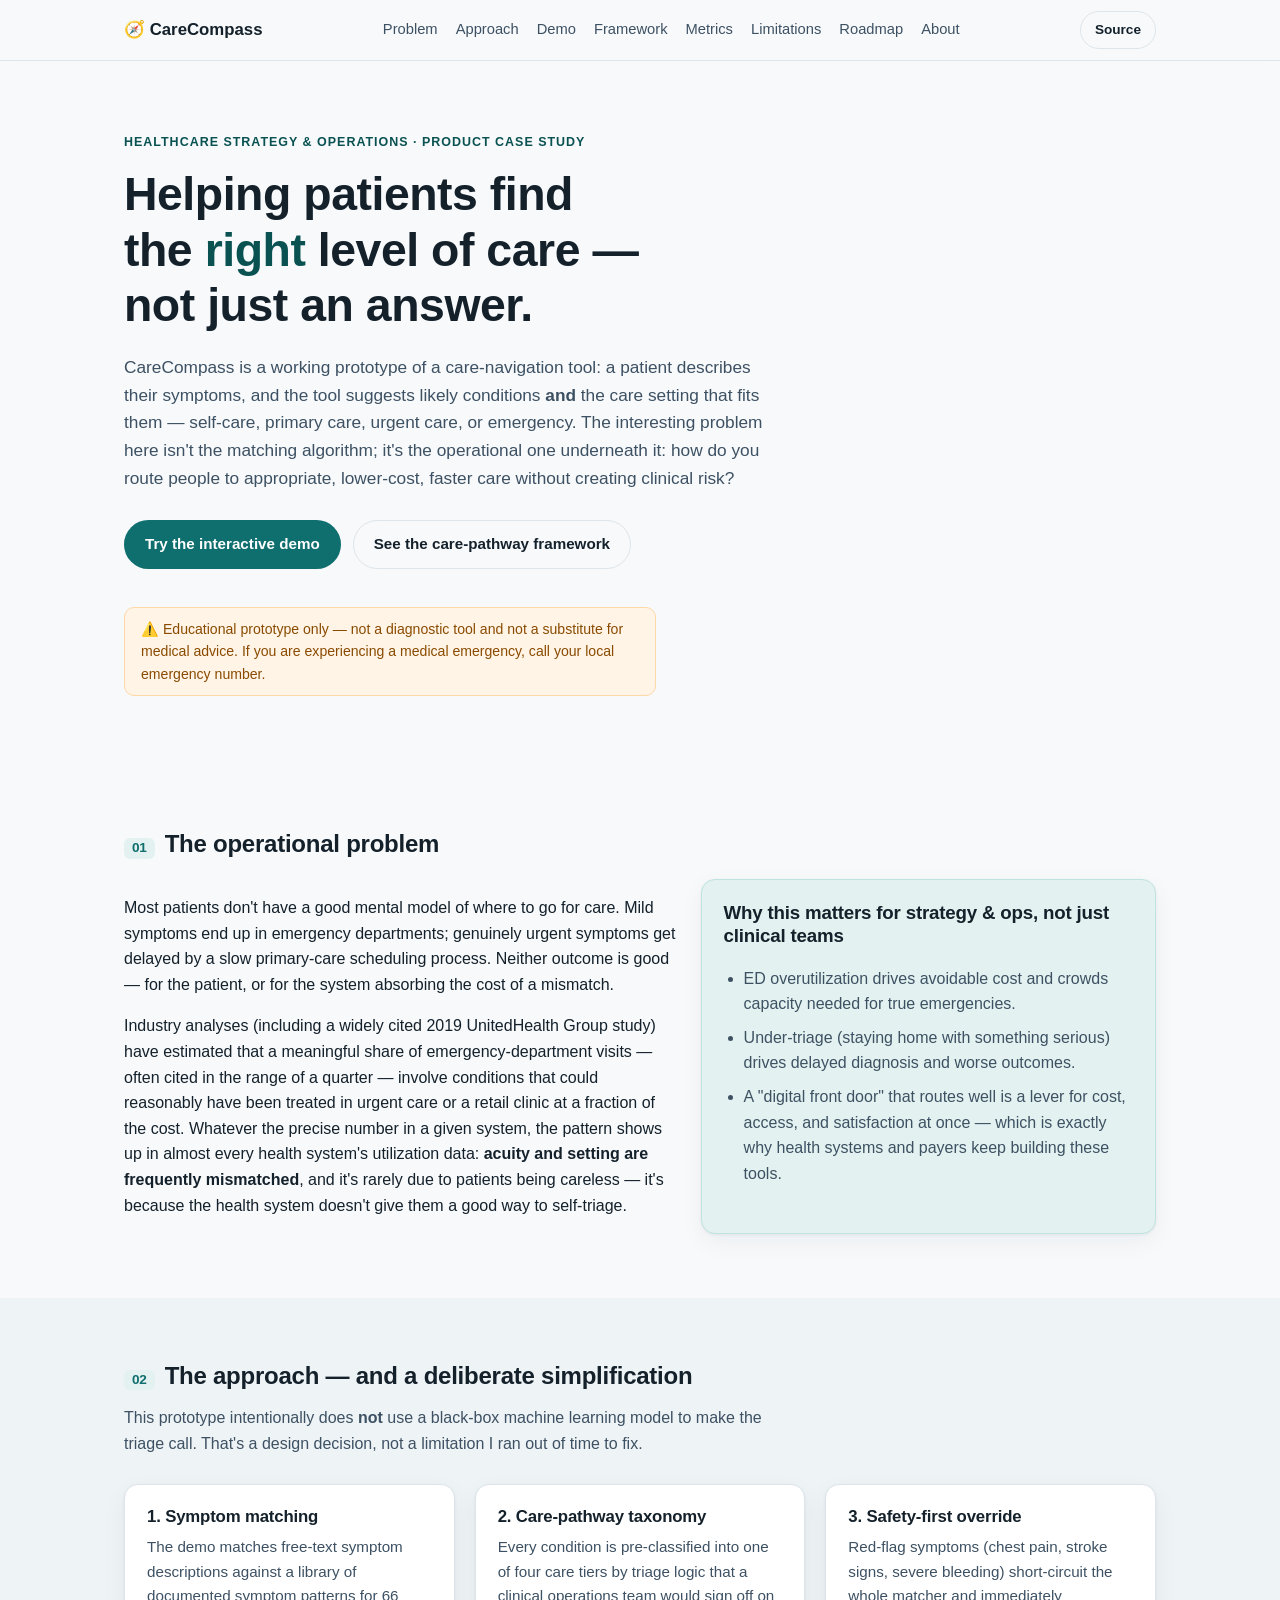
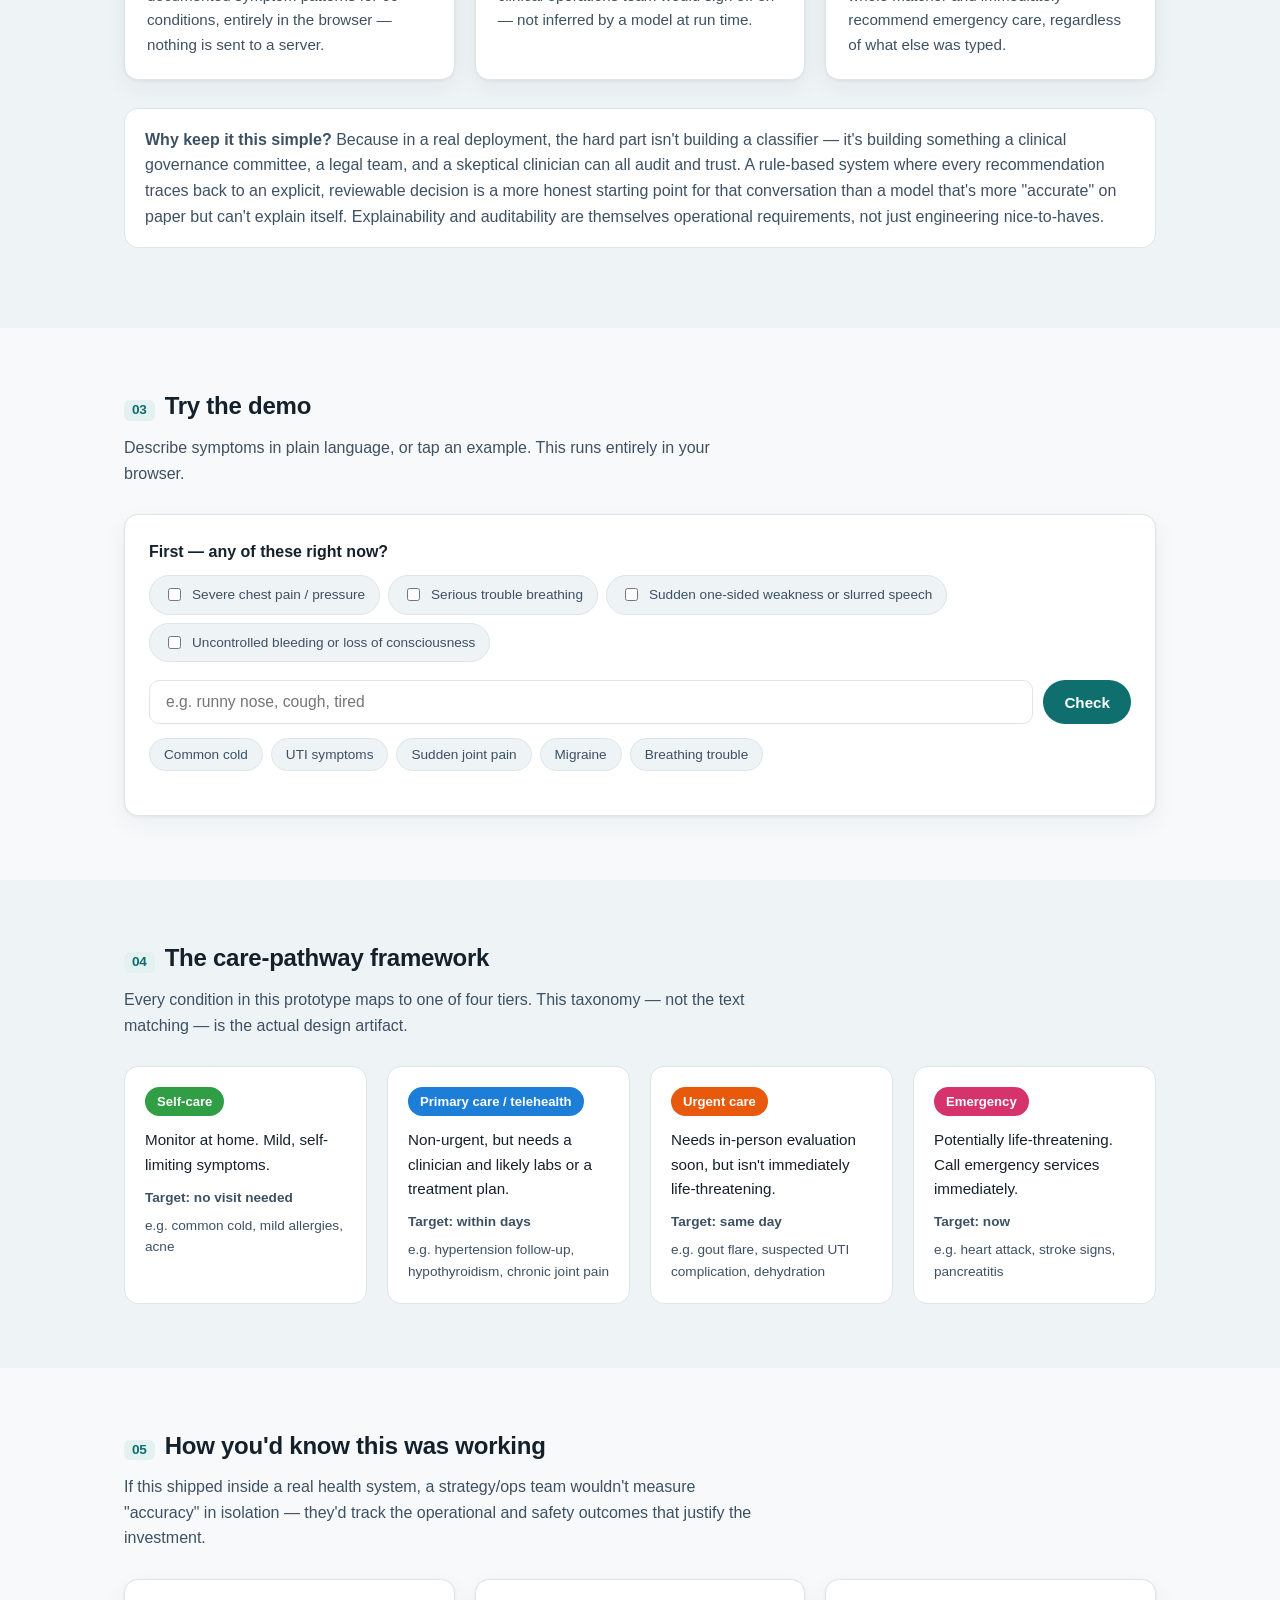
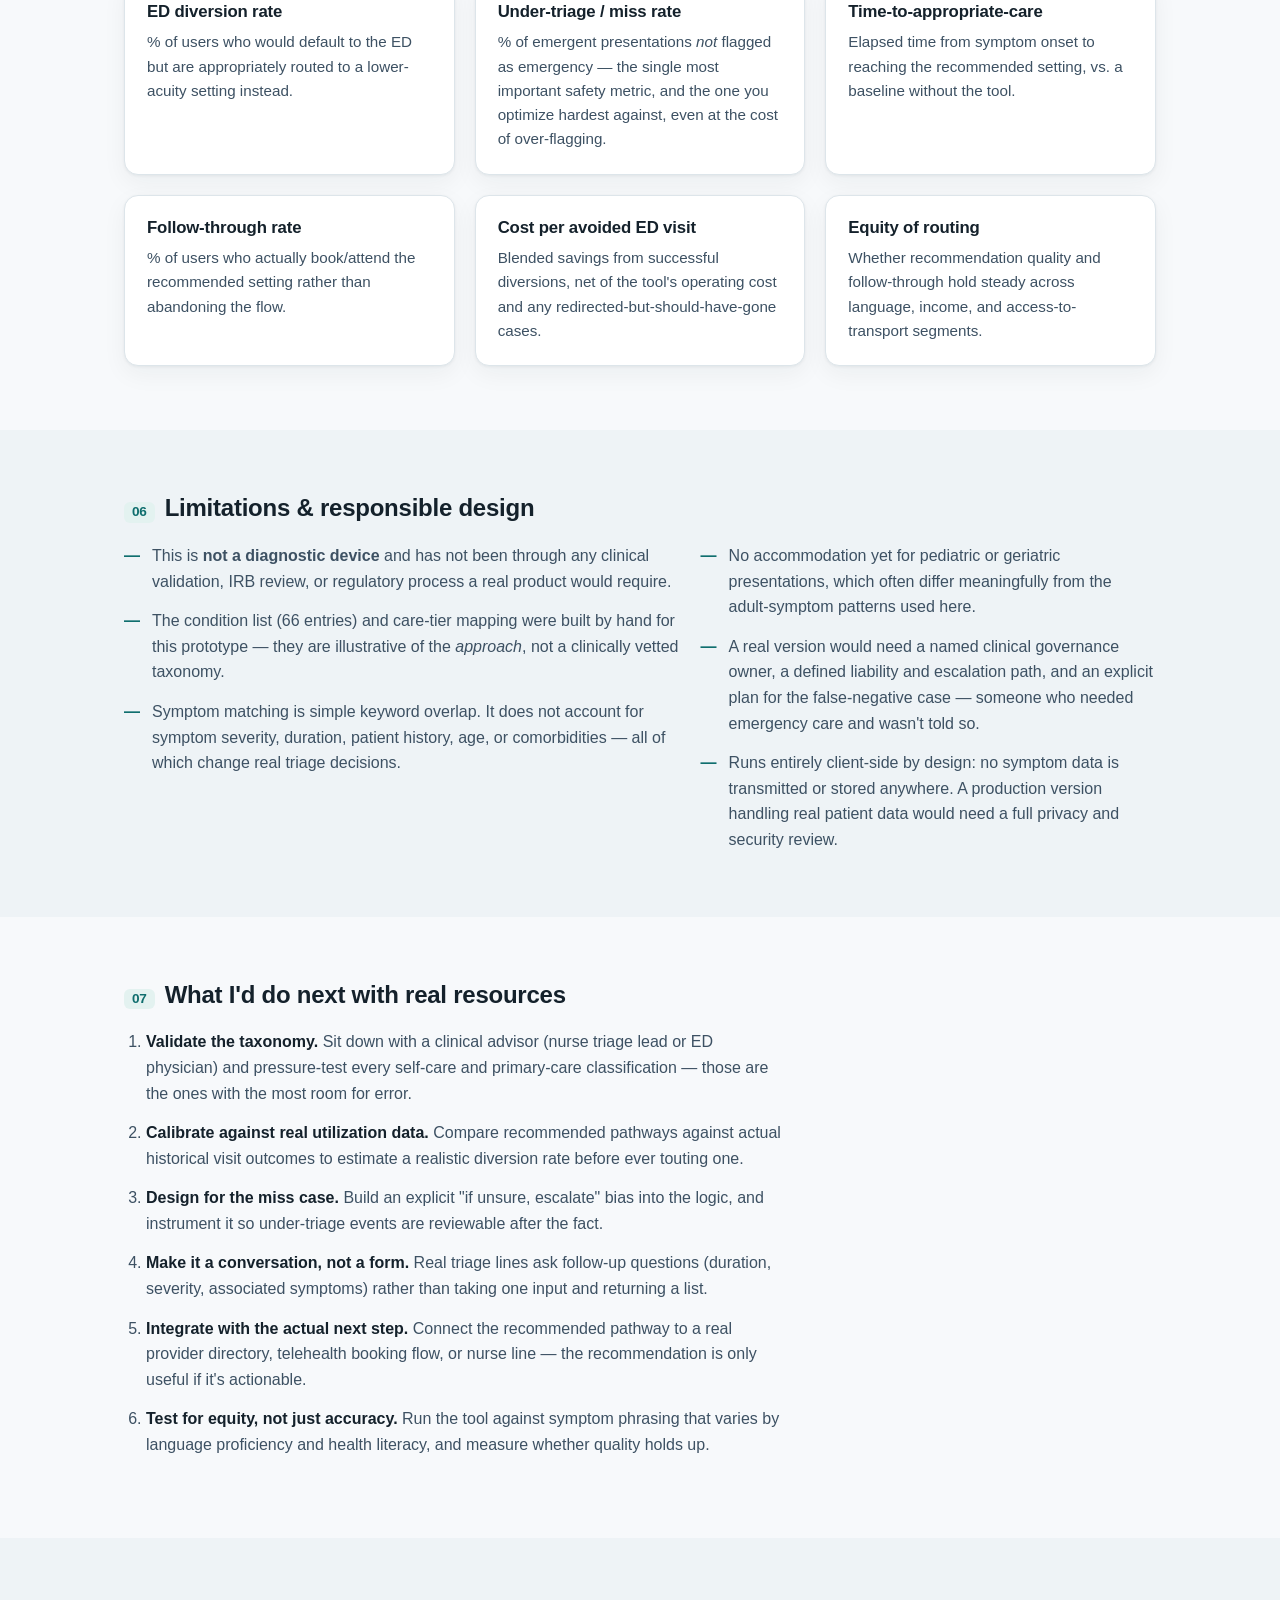
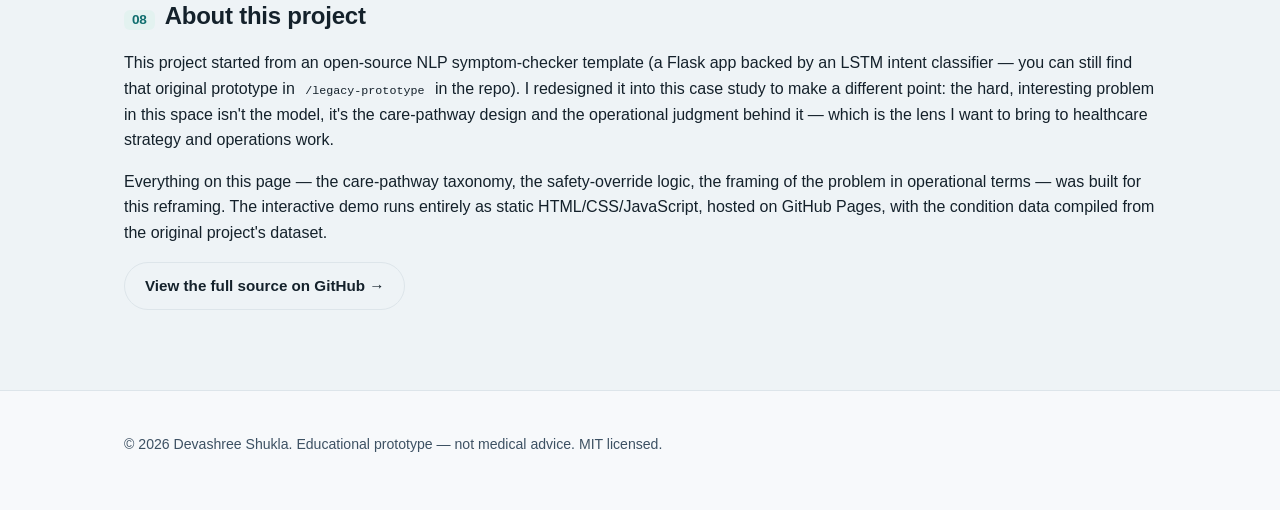
<file: index.html>
<!DOCTYPE html>
<html lang="en">
<head>
<meta charset="UTF-8">
<meta name="viewport" content="width=device-width, initial-scale=1.0">
<title>CareCompass — A Care Navigation Decision-Support Prototype</title>
<meta name="description" content="A symptom-to-care-pathway decision-support prototype exploring how health systems route patients to the right level of care — self-care, primary care, urgent care, or emergency.">
<link rel="stylesheet" href="assets/style.css">
<link rel="icon" href="data:image/svg+xml,<svg xmlns=%22http://www.w3.org/2000/svg%22 viewBox=%220 0 100 100%22><text y=%22.9em%22 font-size=%2290%22>🧭</text></svg>">
</head>
<body>

<header class="topbar">
  <div class="wrap topbar__inner">
    <a class="brand" href="#top">🧭 CareCompass</a>
    <nav class="topnav">
      <a href="#problem">Problem</a>
      <a href="#approach">Approach</a>
      <a href="#demo">Demo</a>
      <a href="#framework">Framework</a>
      <a href="#metrics">Metrics</a>
      <a href="#limitations">Limitations</a>
      <a href="#roadmap">Roadmap</a>
      <a href="#about">About</a>
    </nav>
    <a class="btn btn--ghost btn--sm" href="https://github.com/devashreeshukla96/SymptomChecker" target="_blank" rel="noopener">Source</a>
  </div>
</header>

<main id="top">

  <section class="hero">
    <div class="wrap">
      <p class="eyebrow">Healthcare strategy &amp; operations · Product case study</p>
      <h1>Helping patients find the <em>right</em> level of care — not just an answer.</h1>
      <p class="lede">
        CareCompass is a working prototype of a care-navigation tool: a patient describes their symptoms,
        and the tool suggests likely conditions <strong>and</strong> the care setting that fits them —
        self-care, primary care, urgent care, or emergency. The interesting problem here isn't the matching
        algorithm; it's the operational one underneath it: how do you route people to appropriate,
        lower-cost, faster care without creating clinical risk?
      </p>
      <div class="hero__ctas">
        <a href="#demo" class="btn btn--primary">Try the interactive demo</a>
        <a href="#framework" class="btn btn--ghost">See the care-pathway framework</a>
      </div>
      <p class="disclaimer-chip">⚠️ Educational prototype only — not a diagnostic tool and not a substitute for medical advice. If you are experiencing a medical emergency, call your local emergency number.</p>
    </div>
  </section>

  <section id="problem" class="section">
    <div class="wrap">
      <h2><span class="num">01</span> The operational problem</h2>
      <div class="grid grid--2">
        <div>
          <p>
            Most patients don't have a good mental model of where to go for care. Mild symptoms end up
            in emergency departments; genuinely urgent symptoms get delayed by a slow primary-care
            scheduling process. Neither outcome is good — for the patient, or for the system absorbing
            the cost of a mismatch.
          </p>
          <p>
            Industry analyses (including a widely cited 2019 UnitedHealth Group study) have estimated that
            a meaningful share of emergency-department visits — often cited in the range of a quarter —
            involve conditions that could reasonably have been treated in urgent care or a retail clinic
            at a fraction of the cost. Whatever the precise number in a given system, the pattern shows up
            in almost every health system's utilization data: <strong>acuity and setting are frequently
            mismatched</strong>, and it's rarely due to patients being careless — it's because the health
            system doesn't give them a good way to self-triage.
          </p>
        </div>
        <div class="callout">
          <h3>Why this matters for strategy &amp; ops, not just clinical teams</h3>
          <ul>
            <li>ED overutilization drives avoidable cost and crowds capacity needed for true emergencies.</li>
            <li>Under-triage (staying home with something serious) drives delayed diagnosis and worse outcomes.</li>
            <li>A "digital front door" that routes well is a lever for cost, access, and satisfaction at once — which is exactly why health systems and payers keep building these tools.</li>
          </ul>
        </div>
      </div>
    </div>
  </section>

  <section id="approach" class="section section--alt">
    <div class="wrap">
      <h2><span class="num">02</span> The approach — and a deliberate simplification</h2>
      <p class="section-lede">
        This prototype intentionally does <strong>not</strong> use a black-box machine learning model to
        make the triage call. That's a design decision, not a limitation I ran out of time to fix.
      </p>
      <div class="grid grid--3">
        <div class="card">
          <h3>1. Symptom matching</h3>
          <p>The demo matches free-text symptom descriptions against a library of documented symptom
          patterns for 66 conditions, entirely in the browser — nothing is sent to a server.</p>
        </div>
        <div class="card">
          <h3>2. Care-pathway taxonomy</h3>
          <p>Every condition is pre-classified into one of four care tiers by triage logic that a clinical
          operations team would sign off on — not inferred by a model at run time.</p>
        </div>
        <div class="card">
          <h3>3. Safety-first override</h3>
          <p>Red-flag symptoms (chest pain, stroke signs, severe bleeding) short-circuit the whole matcher
          and immediately recommend emergency care, regardless of what else was typed.</p>
        </div>
      </div>
      <p class="section-note">
        <strong>Why keep it this simple?</strong> Because in a real deployment, the hard part isn't building
        a classifier — it's building something a clinical governance committee, a legal team, and a
        skeptical clinician can all audit and trust. A rule-based system where every recommendation traces
        back to an explicit, reviewable decision is a more honest starting point for that conversation than
        a model that's more "accurate" on paper but can't explain itself. Explainability and auditability
        are themselves operational requirements, not just engineering nice-to-haves.
      </p>
    </div>
  </section>

  <section id="demo" class="section">
    <div class="wrap">
      <h2><span class="num">03</span> Try the demo</h2>
      <p class="section-lede">Describe symptoms in plain language, or tap an example. This runs entirely in your browser.</p>

      <div class="demo">
        <div class="demo__redflags">
          <p class="demo__redflags-label">First — any of these right now?</p>
          <div class="chip-row" id="redflag-chips">
            <label class="chip chip--check"><input type="checkbox" data-flag="chest"> Severe chest pain / pressure</label>
            <label class="chip chip--check"><input type="checkbox" data-flag="breathing"> Serious trouble breathing</label>
            <label class="chip chip--check"><input type="checkbox" data-flag="stroke"> Sudden one-sided weakness or slurred speech</label>
            <label class="chip chip--check"><input type="checkbox" data-flag="bleeding"> Uncontrolled bleeding or loss of consciousness</label>
          </div>
        </div>

        <div id="emergency-banner" class="emergency-banner" hidden>
          🚨 Based on what you selected, this could be a medical emergency. <strong>Call your local emergency
          number (911 in the US) or go to the nearest emergency department now.</strong> Do not wait for a
          symptom-checker result.
        </div>

        <div class="demo__input-row">
          <input type="text" id="symptom-input" placeholder="e.g. runny nose, cough, tired" autocomplete="off">
          <button id="check-btn" class="btn btn--primary">Check</button>
        </div>

        <div class="chip-row" id="example-chips">
          <button class="chip" data-example="cold, cough, tiredness">Common cold</button>
          <button class="chip" data-example="painful urination, frequent urination">UTI symptoms</button>
          <button class="chip" data-example="sudden and severe joint pain, swelling, redness">Sudden joint pain</button>
          <button class="chip" data-example="severe headache, nausea, sensitivity to light and sound">Migraine</button>
          <button class="chip" data-example="shortness of breath, wheezing, chest tightness">Breathing trouble</button>
        </div>

        <div id="results" class="results" aria-live="polite"></div>
      </div>
    </div>
  </section>

  <section id="framework" class="section section--alt">
    <div class="wrap">
      <h2><span class="num">04</span> The care-pathway framework</h2>
      <p class="section-lede">Every condition in this prototype maps to one of four tiers. This taxonomy — not the text matching — is the actual design artifact.</p>
      <div class="grid grid--4 tiers">
        <div class="tier tier--self">
          <span class="tier__badge">Self-care</span>
          <p class="tier__desc">Monitor at home. Mild, self-limiting symptoms.</p>
          <p class="tier__meta">Target: no visit needed</p>
          <p class="tier__example">e.g. common cold, mild allergies, acne</p>
        </div>
        <div class="tier tier--primary">
          <span class="tier__badge">Primary care / telehealth</span>
          <p class="tier__desc">Non-urgent, but needs a clinician and likely labs or a treatment plan.</p>
          <p class="tier__meta">Target: within days</p>
          <p class="tier__example">e.g. hypertension follow-up, hypothyroidism, chronic joint pain</p>
        </div>
        <div class="tier tier--urgent">
          <span class="tier__badge">Urgent care</span>
          <p class="tier__desc">Needs in-person evaluation soon, but isn't immediately life-threatening.</p>
          <p class="tier__meta">Target: same day</p>
          <p class="tier__example">e.g. gout flare, suspected UTI complication, dehydration</p>
        </div>
        <div class="tier tier--emergency">
          <span class="tier__badge">Emergency</span>
          <p class="tier__desc">Potentially life-threatening. Call emergency services immediately.</p>
          <p class="tier__meta">Target: now</p>
          <p class="tier__example">e.g. heart attack, stroke signs, pancreatitis</p>
        </div>
      </div>
    </div>
  </section>

  <section id="metrics" class="section">
    <div class="wrap">
      <h2><span class="num">05</span> How you'd know this was working</h2>
      <p class="section-lede">If this shipped inside a real health system, a strategy/ops team wouldn't measure "accuracy" in isolation — they'd track the operational and safety outcomes that justify the investment.</p>
      <div class="grid grid--3 metric-cards">
        <div class="metric-card">
          <h3>ED diversion rate</h3>
          <p>% of users who would default to the ED but are appropriately routed to a lower-acuity setting instead.</p>
        </div>
        <div class="metric-card">
          <h3>Under-triage / miss rate</h3>
          <p>% of emergent presentations <em>not</em> flagged as emergency — the single most important safety metric, and the one you optimize hardest against, even at the cost of over-flagging.</p>
        </div>
        <div class="metric-card">
          <h3>Time-to-appropriate-care</h3>
          <p>Elapsed time from symptom onset to reaching the recommended setting, vs. a baseline without the tool.</p>
        </div>
        <div class="metric-card">
          <h3>Follow-through rate</h3>
          <p>% of users who actually book/attend the recommended setting rather than abandoning the flow.</p>
        </div>
        <div class="metric-card">
          <h3>Cost per avoided ED visit</h3>
          <p>Blended savings from successful diversions, net of the tool's operating cost and any redirected-but-should-have-gone cases.</p>
        </div>
        <div class="metric-card">
          <h3>Equity of routing</h3>
          <p>Whether recommendation quality and follow-through hold steady across language, income, and access-to-transport segments.</p>
        </div>
      </div>
    </div>
  </section>

  <section id="limitations" class="section section--alt">
    <div class="wrap">
      <h2><span class="num">06</span> Limitations &amp; responsible design</h2>
      <div class="grid grid--2">
        <ul class="check-list">
          <li>This is <strong>not a diagnostic device</strong> and has not been through any clinical validation, IRB review, or regulatory process a real product would require.</li>
          <li>The condition list (66 entries) and care-tier mapping were built by hand for this prototype — they are illustrative of the <em>approach</em>, not a clinically vetted taxonomy.</li>
          <li>Symptom matching is simple keyword overlap. It does not account for symptom severity, duration, patient history, age, or comorbidities — all of which change real triage decisions.</li>
        </ul>
        <ul class="check-list">
          <li>No accommodation yet for pediatric or geriatric presentations, which often differ meaningfully from the adult-symptom patterns used here.</li>
          <li>A real version would need a named clinical governance owner, a defined liability and escalation path, and an explicit plan for the false-negative case — someone who needed emergency care and wasn't told so.</li>
          <li>Runs entirely client-side by design: no symptom data is transmitted or stored anywhere. A production version handling real patient data would need a full privacy and security review.</li>
        </ul>
      </div>
    </div>
  </section>

  <section id="roadmap" class="section">
    <div class="wrap">
      <h2><span class="num">07</span> What I'd do next with real resources</h2>
      <ol class="roadmap">
        <li><strong>Validate the taxonomy.</strong> Sit down with a clinical advisor (nurse triage lead or ED physician) and pressure-test every self-care and primary-care classification — those are the ones with the most room for error.</li>
        <li><strong>Calibrate against real utilization data.</strong> Compare recommended pathways against actual historical visit outcomes to estimate a realistic diversion rate before ever touting one.</li>
        <li><strong>Design for the miss case.</strong> Build an explicit "if unsure, escalate" bias into the logic, and instrument it so under-triage events are reviewable after the fact.</li>
        <li><strong>Make it a conversation, not a form.</strong> Real triage lines ask follow-up questions (duration, severity, associated symptoms) rather than taking one input and returning a list.</li>
        <li><strong>Integrate with the actual next step.</strong> Connect the recommended pathway to a real provider directory, telehealth booking flow, or nurse line — the recommendation is only useful if it's actionable.</li>
        <li><strong>Test for equity, not just accuracy.</strong> Run the tool against symptom phrasing that varies by language proficiency and health literacy, and measure whether quality holds up.</li>
      </ol>
    </div>
  </section>

  <section id="about" class="section section--alt">
    <div class="wrap">
      <h2><span class="num">08</span> About this project</h2>
      <p>
        This project started from an open-source NLP symptom-checker template (a Flask app backed by an
        LSTM intent classifier — you can still find that original prototype in
        <code>/legacy-prototype</code> in the repo). I redesigned it into this case study to make a
        different point: the hard, interesting problem in this space isn't the model, it's the care-pathway
        design and the operational judgment behind it — which is the lens I want to bring to healthcare
        strategy and operations work.
      </p>
      <p>
        Everything on this page — the care-pathway taxonomy, the safety-override logic, the framing of the
        problem in operational terms — was built for this reframing. The interactive demo runs entirely as
        static HTML/CSS/JavaScript, hosted on GitHub Pages, with the condition data compiled from the
        original project's dataset.
      </p>
      <p>
        <a class="btn btn--ghost" href="https://github.com/devashreeshukla96/SymptomChecker" target="_blank" rel="noopener">View the full source on GitHub →</a>
      </p>
    </div>
  </section>

</main>

<footer class="site-footer">
  <div class="wrap">
    <p>© <span id="year"></span> Devashree Shukla. Educational prototype — not medical advice. MIT licensed.</p>
  </div>
</footer>

<script src="assets/app.js"></script>
</body>
</html>
</file>
<file: assets/style.css>
:root {
  --ink: #14212b;
  --ink-soft: #3d5163;
  --bg: #f7f9fb;
  --bg-alt: #eef3f6;
  --card: #ffffff;
  --border: #dde5ea;
  --brand: #0f6e6e;
  --brand-dark: #0a5252;
  --brand-tint: #e3f2f0;
  --self: #2f9e44;
  --primary-tier: #1c7ed6;
  --urgent: #e8590c;
  --emergency: #d6336c;
  --radius: 14px;
  --shadow: 0 1px 3px rgba(20, 33, 43, 0.06), 0 8px 24px rgba(20, 33, 43, 0.05);
}

* { box-sizing: border-box; }

html { scroll-behavior: smooth; }

body {
  margin: 0;
  font-family: -apple-system, BlinkMacSystemFont, "Segoe UI", Roboto, Helvetica, Arial, sans-serif;
  color: var(--ink);
  background: var(--bg);
  line-height: 1.6;
}

.wrap {
  max-width: 1080px;
  margin: 0 auto;
  padding: 0 24px;
}

h1, h2, h3 { line-height: 1.2; letter-spacing: -0.01em; }

a { color: var(--brand-dark); }

code {
  background: var(--bg-alt);
  padding: 2px 6px;
  border-radius: 6px;
  font-size: 0.9em;
}

/* Top bar */
.topbar {
  position: sticky;
  top: 0;
  z-index: 50;
  background: rgba(247, 249, 251, 0.9);
  backdrop-filter: blur(8px);
  border-bottom: 1px solid var(--border);
}
.topbar__inner {
  display: flex;
  align-items: center;
  justify-content: space-between;
  height: 60px;
  gap: 16px;
}
.brand {
  font-weight: 700;
  font-size: 1.05rem;
  color: var(--ink);
  text-decoration: none;
  white-space: nowrap;
}
.topnav {
  display: flex;
  gap: 18px;
  overflow-x: auto;
  scrollbar-width: none;
}
.topnav::-webkit-scrollbar { display: none; }
.topnav a {
  color: var(--ink-soft);
  text-decoration: none;
  font-size: 0.92rem;
  white-space: nowrap;
}
.topnav a:hover { color: var(--brand-dark); }

/* Buttons */
.btn {
  display: inline-block;
  padding: 11px 20px;
  border-radius: 999px;
  font-weight: 600;
  font-size: 0.95rem;
  text-decoration: none;
  cursor: pointer;
  border: 1px solid transparent;
  transition: transform 0.06s ease, box-shadow 0.15s ease;
}
.btn:active { transform: translateY(1px); }
.btn--primary {
  background: var(--brand);
  color: white;
}
.btn--primary:hover { background: var(--brand-dark); }
.btn--ghost {
  background: transparent;
  border-color: var(--border);
  color: var(--ink);
}
.btn--ghost:hover { border-color: var(--brand); color: var(--brand-dark); }
.btn--sm { padding: 7px 14px; font-size: 0.85rem; }

/* Hero */
.hero {
  padding: 72px 0 56px;
}
.eyebrow {
  text-transform: uppercase;
  letter-spacing: 0.08em;
  font-size: 0.78rem;
  font-weight: 700;
  color: var(--brand-dark);
  margin: 0 0 14px;
}
.hero h1 {
  font-size: clamp(1.9rem, 4vw, 2.9rem);
  margin: 0 0 20px;
  max-width: 20ch;
}
.hero h1 em { color: var(--brand-dark); font-style: normal; }
.lede {
  font-size: 1.08rem;
  color: var(--ink-soft);
  max-width: 68ch;
  margin: 0 0 28px;
}
.hero__ctas { display: flex; gap: 12px; flex-wrap: wrap; margin-bottom: 24px; }
.disclaimer-chip {
  display: inline-block;
  background: #fff4e6;
  border: 1px solid #ffd8a8;
  color: #8a4b00;
  padding: 10px 16px;
  border-radius: 10px;
  font-size: 0.88rem;
  max-width: 68ch;
}

/* Sections */
.section { padding: 64px 0; }
.section--alt { background: var(--bg-alt); }
.section h2 {
  font-size: 1.5rem;
  margin: 0 0 20px;
  display: flex;
  align-items: baseline;
  gap: 10px;
}
.num {
  font-size: 0.85rem;
  font-weight: 700;
  color: var(--brand);
  background: var(--brand-tint);
  border-radius: 6px;
  padding: 2px 8px;
}
.section-lede {
  color: var(--ink-soft);
  max-width: 72ch;
  margin: -6px 0 28px;
}
.section-note {
  margin-top: 28px;
  padding: 18px 20px;
  background: var(--card);
  border: 1px solid var(--border);
  border-radius: var(--radius);
  color: var(--ink-soft);
}

.grid { display: grid; gap: 20px; }
.grid--2 { grid-template-columns: 1fr; }
.grid--3 { grid-template-columns: 1fr; }
.grid--4 { grid-template-columns: 1fr; }
@media (min-width: 720px) {
  .grid--2 { grid-template-columns: 1.1fr 0.9fr; }
  .grid--3 { grid-template-columns: repeat(3, 1fr); }
  .grid--4 { grid-template-columns: repeat(2, 1fr); }
}
@media (min-width: 980px) {
  .grid--4 { grid-template-columns: repeat(4, 1fr); }
}

.card, .callout, .metric-card {
  background: var(--card);
  border: 1px solid var(--border);
  border-radius: var(--radius);
  padding: 22px;
  box-shadow: var(--shadow);
}
.card h3, .metric-card h3 { margin: 0 0 8px; font-size: 1.05rem; }
.card p, .metric-card p { margin: 0; color: var(--ink-soft); font-size: 0.95rem; }

.callout { background: var(--brand-tint); border-color: #bfe3df; }
.callout h3 { margin-top: 0; }
.callout ul { margin: 10px 0 0; padding-left: 20px; color: var(--ink-soft); }
.callout li { margin-bottom: 8px; }

.check-list { list-style: none; padding: 0; margin: 0; display: flex; flex-direction: column; gap: 14px; }
.check-list li {
  padding-left: 28px;
  position: relative;
  color: var(--ink-soft);
}
.check-list li::before {
  content: "—";
  position: absolute;
  left: 0;
  color: var(--brand);
  font-weight: 700;
}

.roadmap {
  padding-left: 22px;
  max-width: 74ch;
  color: var(--ink-soft);
}
.roadmap li { margin-bottom: 14px; }
.roadmap strong { color: var(--ink); }

/* Tiers */
.tier {
  border-radius: var(--radius);
  padding: 20px;
  border: 1px solid var(--border);
  background: var(--card);
}
.tier__badge {
  display: inline-block;
  padding: 4px 12px;
  border-radius: 999px;
  font-weight: 700;
  font-size: 0.82rem;
  color: white;
  margin-bottom: 12px;
}
.tier--self .tier__badge { background: var(--self); }
.tier--primary .tier__badge { background: var(--primary-tier); }
.tier--urgent .tier__badge { background: var(--urgent); }
.tier--emergency .tier__badge { background: var(--emergency); }
.tier__desc { margin: 0 0 10px; font-size: 0.95rem; }
.tier__meta { margin: 0 0 6px; font-size: 0.85rem; font-weight: 600; color: var(--ink-soft); }
.tier__example { margin: 0; font-size: 0.85rem; color: var(--ink-soft); }

/* Demo */
.demo {
  background: var(--card);
  border: 1px solid var(--border);
  border-radius: var(--radius);
  padding: 24px;
  box-shadow: var(--shadow);
}
.demo__redflags-label { font-weight: 700; margin: 0 0 10px; }
.chip-row { display: flex; flex-wrap: wrap; gap: 8px; margin-bottom: 18px; }
.chip {
  border: 1px solid var(--border);
  background: var(--bg-alt);
  color: var(--ink-soft);
  border-radius: 999px;
  padding: 8px 14px;
  font-size: 0.85rem;
  cursor: pointer;
}
.chip:hover { border-color: var(--brand); color: var(--brand-dark); }
.chip--check {
  display: inline-flex;
  align-items: center;
  gap: 8px;
  cursor: pointer;
}
.chip--check input { accent-color: var(--emergency); }

.emergency-banner {
  background: #fff0f3;
  border: 1px solid #ffc9d4;
  color: #9d174d;
  padding: 16px 18px;
  border-radius: 12px;
  margin-bottom: 18px;
  font-size: 0.95rem;
}

.demo__input-row {
  display: flex;
  gap: 10px;
  margin-bottom: 14px;
  flex-wrap: wrap;
}
.demo__input-row input {
  flex: 1;
  min-width: 220px;
  padding: 12px 16px;
  border-radius: 10px;
  border: 1px solid var(--border);
  font-size: 0.98rem;
  font-family: inherit;
}
.demo__input-row input:focus { outline: 2px solid var(--brand); outline-offset: 1px; }

.results { margin-top: 20px; display: flex; flex-direction: column; gap: 12px; }
.result-card {
  border: 1px solid var(--border);
  border-radius: 12px;
  padding: 16px 18px;
  display: flex;
  flex-direction: column;
  gap: 6px;
}
.result-card__top { display: flex; align-items: center; justify-content: space-between; gap: 10px; flex-wrap: wrap; }
.result-card__name { font-weight: 700; font-size: 1.02rem; }
.result-card__badge {
  color: white;
  font-size: 0.78rem;
  font-weight: 700;
  border-radius: 999px;
  padding: 4px 12px;
  white-space: nowrap;
}
.badge--self_care { background: var(--self); }
.badge--primary_care { background: var(--primary-tier); }
.badge--urgent_care { background: var(--urgent); }
.badge--emergency { background: var(--emergency); }
.result-card__summary { color: var(--ink-soft); font-size: 0.93rem; margin: 0; }
.result-card__rationale { color: var(--ink-soft); font-size: 0.88rem; margin: 0; font-style: italic; }
.results-empty { color: var(--ink-soft); font-size: 0.95rem; }

/* Footer */
.site-footer {
  border-top: 1px solid var(--border);
  padding: 28px 0 40px;
  color: var(--ink-soft);
  font-size: 0.88rem;
}
</file>
